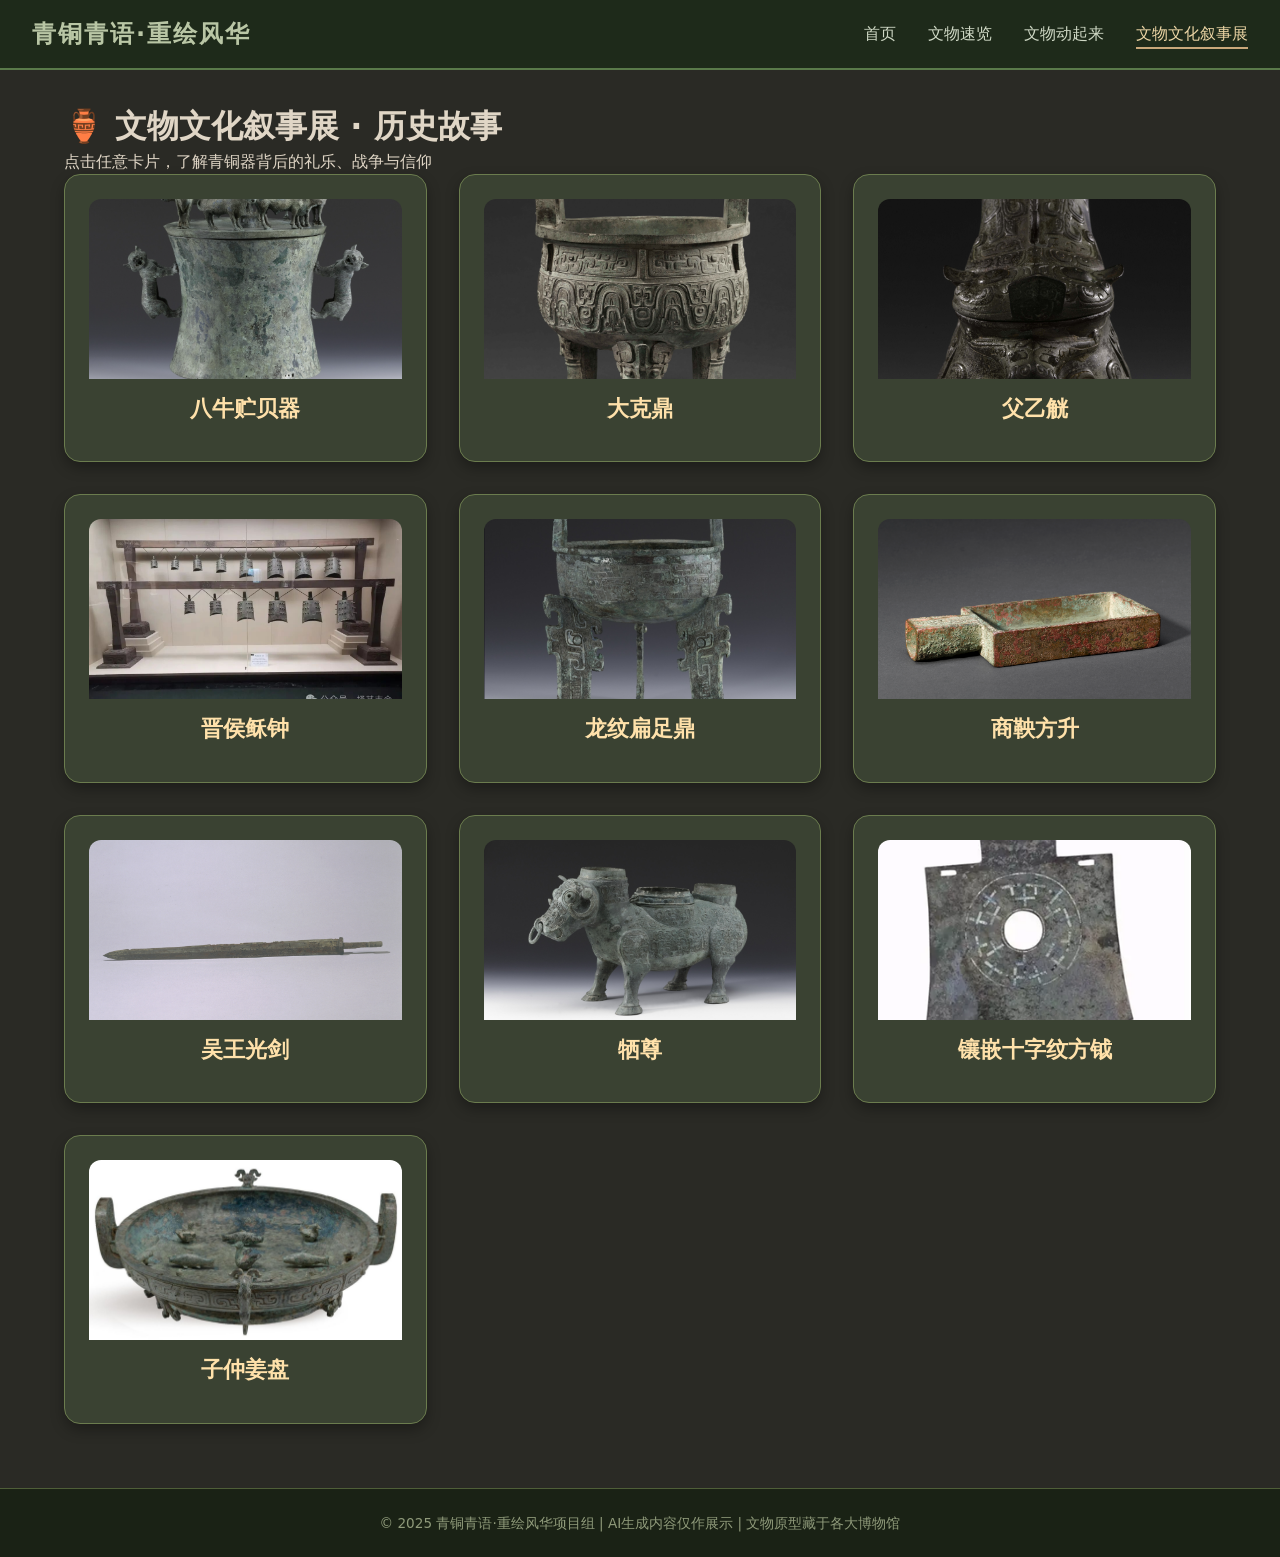
<file: culture.html>
<!DOCTYPE html>
<html lang="zh-CN">
<head>
    <meta charset="UTF-8">
    <meta name="viewport" content="width=device-width, initial-scale=1.0">
    <title>文物文化叙事展 · 青铜青语</title>
    <link rel="stylesheet" href="css/style.css">
</head>
<body>
    <header>
        <nav class="navbar">
            <div class="logo">青铜青语·重绘风华</div>
            <ul class="nav-links">
                <li><a href="index.html">首页</a></li>
                <li><a href="speed.html">文物速览</a></li>
                <li><a href="move.html">文物动起来</a></li>
                <li><a href="culture.html" class="active">文物文化叙事展</a></li>
            </ul>
            <div class="hamburger">☰</div>
        </nav>
    </header>

    <main>
        <h1 class="page-title">🏺 文物文化叙事展 · 历史故事</h1>
        <p class="subtitle">点击任意卡片，了解青铜器背后的礼乐、战争与信仰</p>
        <div class="cards-grid" id="culture-grid"></div>
    </main>

    <footer>
        <p>© 2025 青铜青语·重绘风华项目组 | AI生成内容仅作展示 | 文物原型藏于各大博物馆</p>
    </footer>

    <script src="js/main.js"></script>
    <script>
        // 文物数据（10件，主图路径按实际扩展名）
        const artifacts = [
            { id: 1, name: "八牛贮贝器", img: "assets/images/八牛贮贝器/八牛贮贝器主图.png" },
            { id: 2, name: "大克鼎", img: "assets/images/大克鼎/大克鼎主图.jpg" },
            { id: 3, name: "父乙觥", img: "assets/images/父乙觥/父乙觥主图.jpg" },
            { id: 4, name: "晋侯稣钟", img: "assets/images/晋侯稣钟/晋侯稣钟主图.jpg" },
            { id: 5, name: "龙纹扁足鼎", img: "assets/images/龙纹扁足鼎/龙纹扁足鼎主图.png" },
            { id: 6, name: "商鞅方升", img: "assets/images/商鞅方升/商鞅方升主图.jpg" },
            { id: 7, name: "吴王光剑", img: "assets/images/吴王光剑/吴王光剑主图.jpg" },
            { id: 8, name: "牺尊", img: "assets/images/牺尊/牺尊主图.jpg" },
            { id: 9, name: "镶嵌十字纹方钺", img: "assets/images/镶嵌十字纹方钺/镶嵌十字纹方钺主图.png" },
            { id: 10, name: "子仲姜盘", img: "assets/images/子仲姜盘/子仲姜盘主图.jpg" }
        ];

        const container = document.getElementById('culture-grid');
        artifacts.forEach(item => {
            const card = document.createElement('div');
            card.className = 'card clickable-card';
            card.innerHTML = `
                <img src="${item.img}" alt="${item.name}" class="card-img-real" onerror="this.src='assets/images/placeholder.png'">
                <h3>${item.name}</h3>
            `;
            card.addEventListener('click', () => {
                window.location.href = `detail.html?from=culture&id=${item.id}`;
            });
            container.appendChild(card);
        });
    </script>
</body>
</html>
</file>
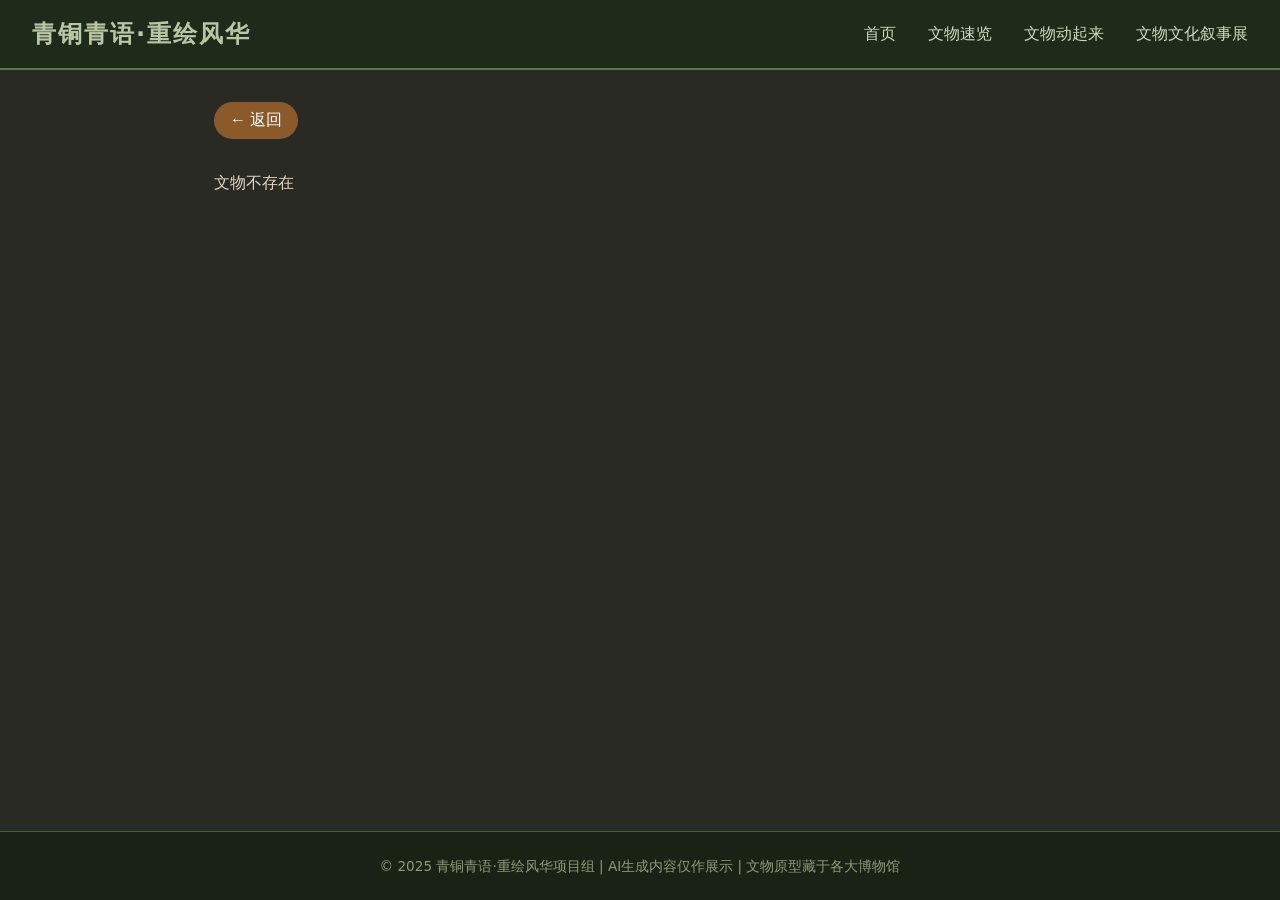
<file: detail.html>
<!DOCTYPE html>
<html lang="zh-CN">
<head>
    <meta charset="UTF-8">
    <meta name="viewport" content="width=device-width, initial-scale=1.0">
    <title>文物详情 · 青铜青语</title>
    <link rel="stylesheet" href="css/style.css">
    <style>
        .video-container {
            margin-bottom: 2rem;
        }
        .video-container h3 {
            margin-bottom: 0.5rem;
            color: #ecd9b4;
        }
        video {
            width: 100%;
            border-radius: 12px;
            box-shadow: 0 4px 12px rgba(0,0,0,0.3);
            background: #000;
        }
    </style>
</head>
<body>
    <header>
        <nav class="navbar">
            <div class="logo">青铜青语·重绘风华</div>
            <ul class="nav-links">
                <li><a href="index.html">首页</a></li>
                <li><a href="speed.html">文物速览</a></li>
                <li><a href="move.html">文物动起来</a></li>
                <li><a href="culture.html">文物文化叙事展</a></li>
            </ul>
            <div class="hamburger">☰</div>
        </nav>
    </header>

    <main class="detail-main">
        <button class="back-btn" onclick="history.back()">← 返回</button>
        <div id="detail-content"></div>
    </main>

    <footer>
        <p>© 2025 青铜青语·重绘风华项目组 | AI生成内容仅作展示 | 文物原型藏于各大博物馆</p>
    </footer>

    <script>
        (function() {
            const urlParams = new URLSearchParams(window.location.search);
            const from = urlParams.get('from');
            const id = parseInt(urlParams.get('id'));

            const artifactNames = {
                1: "八牛贮贝器", 2: "大克鼎", 3: "父乙觥", 4: "晋侯稣钟", 5: "龙纹扁足鼎",
                6: "商鞅方升", 7: "吴王光剑", 8: "牺尊", 9: "镶嵌十字纹方钺", 10: "子仲姜盘"
            };
            const name = artifactNames[id];
            if (!name) {
                document.getElementById('detail-content').innerHTML = '<p>文物不存在</p>';
                return;
            }

            const imgBasePath = `assets/images/${name}/`;
            const videoBasePath = `assets/videos/${name}/`;
            let currentLang = 'zh';

            function getImagePath(type, lang) {
                if (type === 'idcard') {
                    return `${imgBasePath}${name}身份证${lang === 'zh' ? '中文版' : '英文版'}.png`;
                } else if (type === 'archive') {
                    return `${imgBasePath}${name}档案${lang === 'zh' ? '中文版' : '英文版'}.png`;
                }
                return '';
            }

            function renderContent() {
                const container = document.getElementById('detail-content');
                if (!container) return;

                if (from === 'speed') {
                    container.innerHTML = `
                        <h1 class="detail-title">${name}</h1>
                        <div class="detail-section">
                            <h2>📇 身份证</h2>
                            <img id="idcard-img" class="detail-img" alt="身份证">
                        </div>
                        <div class="detail-section">
                            <h2>📂 档案</h2>
                            <img id="archive-img" class="detail-img" alt="档案">
                        </div>
                        <div class="translate-btn-wrapper">
                            <button id="translate-btn" class="btn-more-large">🌐 图片翻译 (English)</button>
                        </div>
                    `;
                    const idcardImg = document.getElementById('idcard-img');
                    const archiveImg = document.getElementById('archive-img');
                    const translateBtn = document.getElementById('translate-btn');
                    function updateImages() {
                        idcardImg.src = getImagePath('idcard', currentLang);
                        archiveImg.src = getImagePath('archive', currentLang);
                        idcardImg.onerror = () => { idcardImg.src = 'assets/images/placeholder.png'; };
                        archiveImg.onerror = () => { archiveImg.src = 'assets/images/placeholder.png'; };
                        translateBtn.textContent = currentLang === 'zh' ? '🌐 图片翻译 (English)' : '🌐 显示中文';
                    }
                    function toggleLanguage() {
                        currentLang = currentLang === 'zh' ? 'en' : 'zh';
                        updateImages();
                    }
                    translateBtn.addEventListener('click', toggleLanguage);
                    updateImages();
                } else if (from === 'move') {
                    const digitalHumanVideo = `${videoBasePath}${name}数字人视频.mp4`;
                    const animateVideo = `${videoBasePath}${name}文物动起来.mp4`;
                    container.innerHTML = `
                        <h1 class="detail-title">${name}</h1>
                        <div class="video-container">
                            <h3>🤖 文物变身数字人介绍自己</h3>
                            <video controls preload="metadata">
                                <source src="${digitalHumanVideo}" type="video/mp4">
                                您的浏览器不支持视频标签。
                            </video>
                        </div>
                        <div class="video-container">
                            <h3>🎬 文物动起来</h3>
                            <video controls preload="metadata">
                                <source src="${animateVideo}" type="video/mp4">
                                您的浏览器不支持视频标签。
                            </video>
                        </div>
                    `;
                } else if (from === 'culture') {
                    const cultureVideo = `${videoBasePath}${name}文化展视频.mp4`;
                    container.innerHTML = `
                        <h1 class="detail-title">${name}</h1>
                        <div class="video-container">
                            <h3>📖 文化叙事</h3>
                            <video controls preload="metadata">
                                <source src="${cultureVideo}" type="video/mp4">
                                您的浏览器不支持视频标签。
                            </video>
                        </div>
                    `;
                } else {
                    container.innerHTML = `<p>内容即将上线，敬请期待。</p>`;
                }

                // 添加“一键了解其他”按钮（文字去掉“版本”）
                const otherPages = ['speed', 'move', 'culture'].filter(f => f !== from);
                if (otherPages.length > 0) {
                    let otherButtonsHtml = `<div class="other-buttons"><h3>一键了解其他</h3><div class="btn-group">`;
                    otherPages.forEach(page => {
                        let pageName = "";
                        if (page === 'speed') pageName = "文物速览";
                        else if (page === 'move') pageName = "文物动起来";
                        else if (page === 'culture') pageName = "文物文化叙事展";
                        otherButtonsHtml += `<a href="detail.html?from=${page}&id=${id}" class="other-btn">🔍 ${pageName}</a>`;
                    });
                    otherButtonsHtml += `</div></div>`;
                    container.insertAdjacentHTML('beforeend', otherButtonsHtml);
                }
            }

            renderContent();
        })();
    </script>
</body>
</html>
</file>
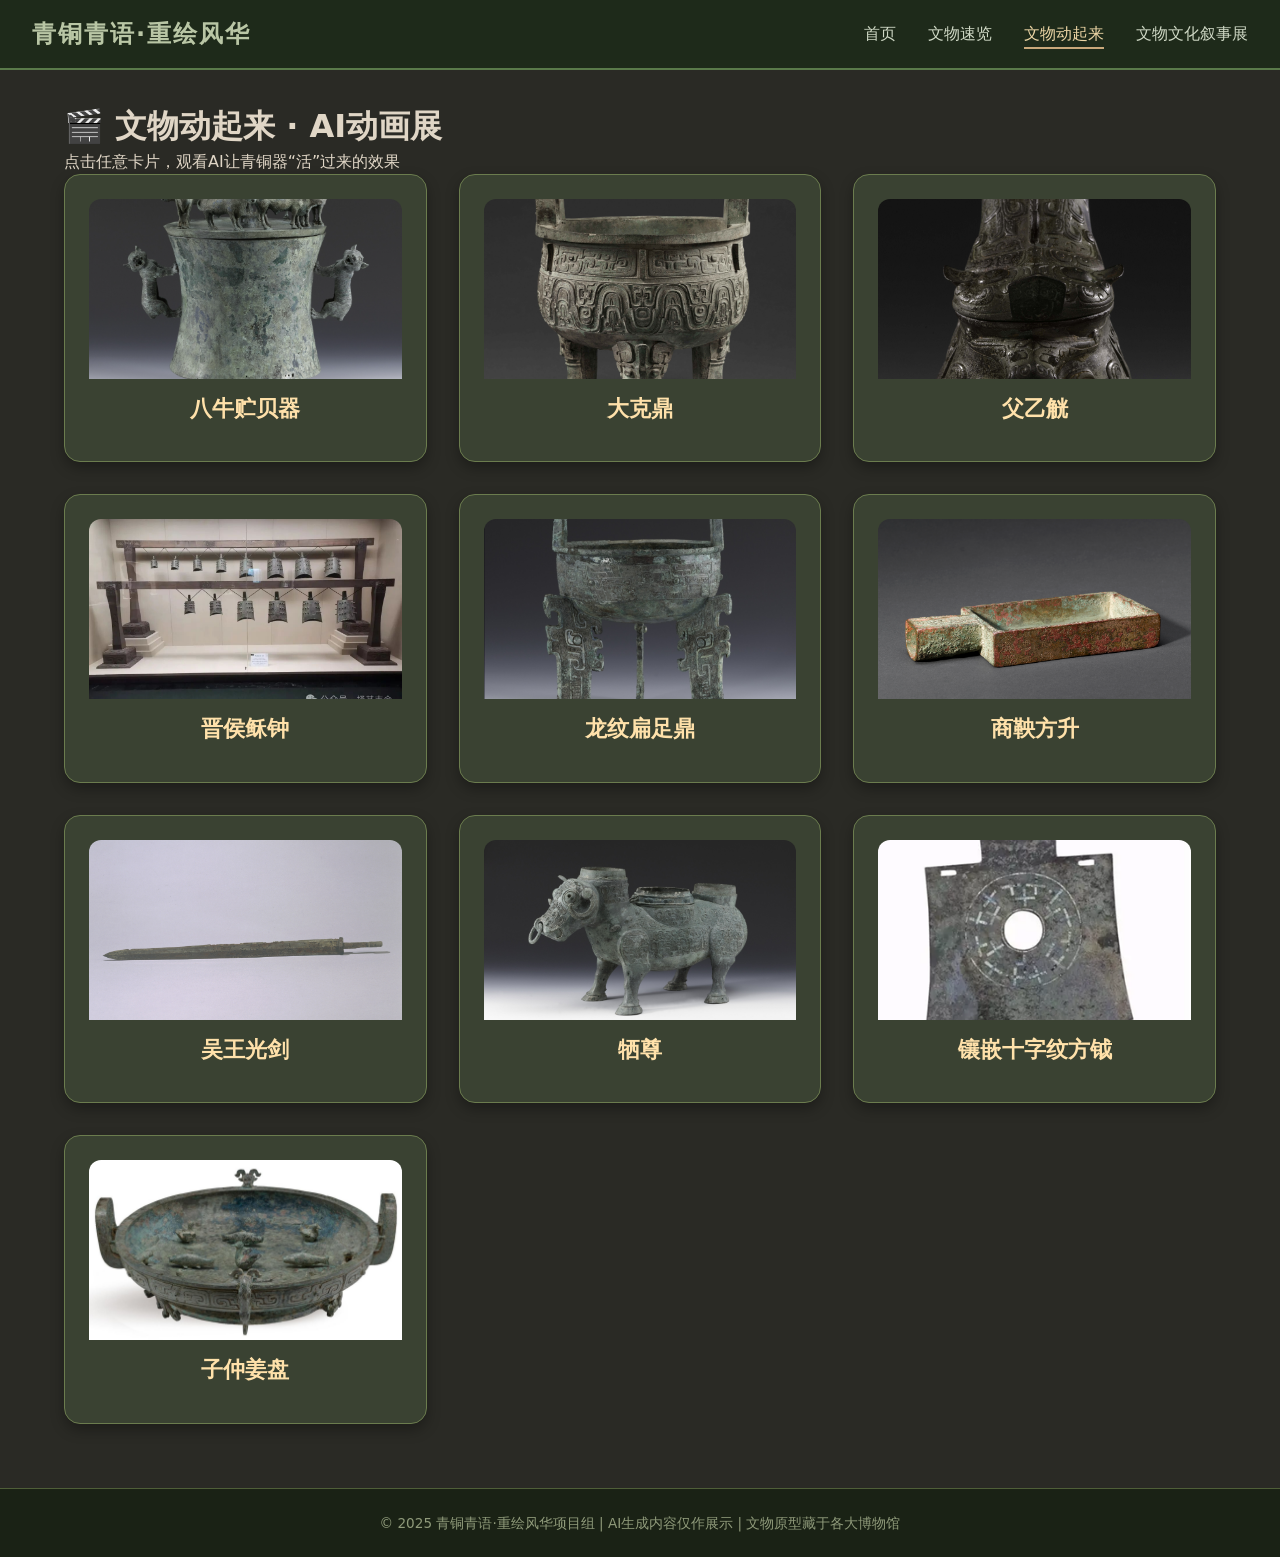
<file: move.html>
<!DOCTYPE html>
<html lang="zh-CN">
<head>
    <meta charset="UTF-8">
    <meta name="viewport" content="width=device-width, initial-scale=1.0">
    <title>文物动起来 · 青铜青语</title>
    <link rel="stylesheet" href="css/style.css">
</head>
<body>
    <header>
        <nav class="navbar">
            <div class="logo">青铜青语·重绘风华</div>
            <ul class="nav-links">
                <li><a href="index.html">首页</a></li>
                <li><a href="speed.html">文物速览</a></li>
                <li><a href="move.html" class="active">文物动起来</a></li>
                <li><a href="culture.html">文物文化叙事展</a></li>
            </ul>
            <div class="hamburger">☰</div>
        </nav>
    </header>

    <main>
        <h1 class="page-title">🎬 文物动起来 · AI动画展</h1>
        <p class="subtitle">点击任意卡片，观看AI让青铜器“活”过来的效果</p>
        <div class="cards-grid" id="move-grid"></div>
    </main>

    <footer>
        <p>© 2025 青铜青语·重绘风华项目组 | AI生成内容仅作展示 | 文物原型藏于各大博物馆</p>
    </footer>

    <script src="js/main.js"></script>
    <script>
        // 文物数据（10件）
        const artifacts = [
            { id: 1, name: "八牛贮贝器", img: "assets/images/八牛贮贝器/八牛贮贝器主图.png" },
            { id: 2, name: "大克鼎", img: "assets/images/大克鼎/大克鼎主图.jpg" },
            { id: 3, name: "父乙觥", img: "assets/images/父乙觥/父乙觥主图.jpg" },
            { id: 4, name: "晋侯稣钟", img: "assets/images/晋侯稣钟/晋侯稣钟主图.jpg" },
            { id: 5, name: "龙纹扁足鼎", img: "assets/images/龙纹扁足鼎/龙纹扁足鼎主图.png" },
            { id: 6, name: "商鞅方升", img: "assets/images/商鞅方升/商鞅方升主图.jpg" },
            { id: 7, name: "吴王光剑", img: "assets/images/吴王光剑/吴王光剑主图.jpg" },
            { id: 8, name: "牺尊", img: "assets/images/牺尊/牺尊主图.jpg" },
            { id: 9, name: "镶嵌十字纹方钺", img: "assets/images/镶嵌十字纹方钺/镶嵌十字纹方钺主图.png" },
            { id: 10, name: "子仲姜盘", img: "assets/images/子仲姜盘/子仲姜盘主图.jpg" }
        ];

        const container = document.getElementById('move-grid');
        artifacts.forEach(item => {
            const card = document.createElement('div');
            card.className = 'card clickable-card';
            card.innerHTML = `
                <img src="${item.img}" alt="${item.name}" class="card-img-real" onerror="this.src='assets/images/placeholder.png'">
                <h3>${item.name}</h3>
            `;
            card.addEventListener('click', () => {
                window.location.href = `detail.html?from=move&id=${item.id}`;
            });
            container.appendChild(card);
        });
    </script>
</body>
</html>
</file>
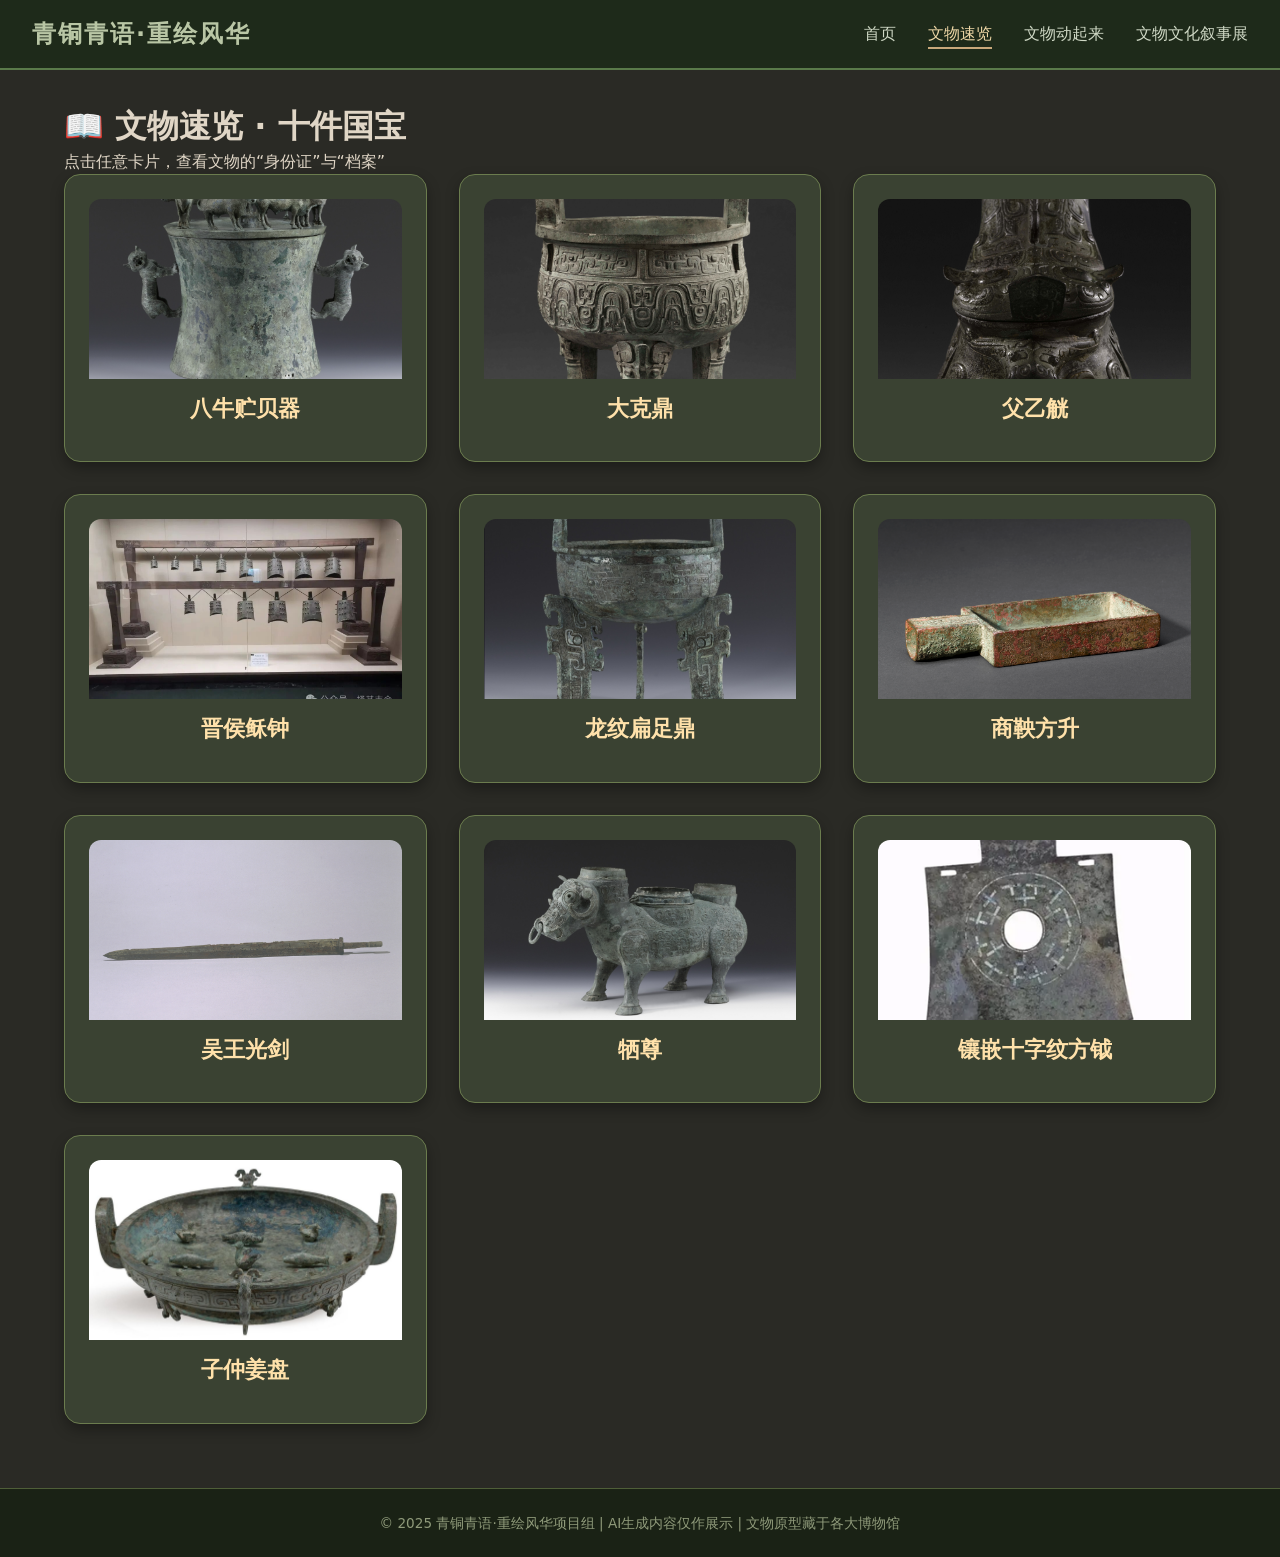
<file: speed.html>
<!DOCTYPE html>
<html lang="zh-CN">
<head>
    <meta charset="UTF-8">
    <meta name="viewport" content="width=device-width, initial-scale=1.0">
    <title>文物速览 · 青铜青语</title>
    <link rel="stylesheet" href="css/style.css">
</head>
<body>
    <header>
        <nav class="navbar">
            <div class="logo">青铜青语·重绘风华</div>
            <ul class="nav-links">
                <li><a href="index.html">首页</a></li>
                <li><a href="speed.html" class="active">文物速览</a></li>
                <li><a href="move.html">文物动起来</a></li>
                <li><a href="culture.html">文物文化叙事展</a></li>
            </ul>
            <div class="hamburger">☰</div>
        </nav>
    </header>

    <main>
        <h1 class="page-title">📖 文物速览 · 十件国宝</h1>
        <p class="subtitle">点击任意卡片，查看文物的“身份证”与“档案”</p>
        <div class="cards-grid" id="speed-grid"></div>
    </main>

    <footer>
        <p>© 2025 青铜青语·重绘风华项目组 | AI生成内容仅作展示 | 文物原型藏于各大博物馆</p>
    </footer>

    <script src="js/main.js"></script>
    <script>
        const artifacts = [
            { id: 1, name: "八牛贮贝器", img: "assets/images/八牛贮贝器/八牛贮贝器主图.png" },
            { id: 2, name: "大克鼎", img: "assets/images/大克鼎/大克鼎主图.jpg" },
            { id: 3, name: "父乙觥", img: "assets/images/父乙觥/父乙觥主图.jpg" },
            { id: 4, name: "晋侯稣钟", img: "assets/images/晋侯稣钟/晋侯稣钟主图.jpg" },
            { id: 5, name: "龙纹扁足鼎", img: "assets/images/龙纹扁足鼎/龙纹扁足鼎主图.png" },
            { id: 6, name: "商鞅方升", img: "assets/images/商鞅方升/商鞅方升主图.jpg" },
            { id: 7, name: "吴王光剑", img: "assets/images/吴王光剑/吴王光剑主图.jpg" },
            { id: 8, name: "牺尊", img: "assets/images/牺尊/牺尊主图.jpg" },
            { id: 9, name: "镶嵌十字纹方钺", img: "assets/images/镶嵌十字纹方钺/镶嵌十字纹方钺主图.png" },
            { id: 10, name: "子仲姜盘", img: "assets/images/子仲姜盘/子仲姜盘主图.jpg" }
        ];

        const container = document.getElementById('speed-grid');
        artifacts.forEach(item => {
            const card = document.createElement('div');
            card.className = 'card clickable-card';
            card.innerHTML = `
                <img src="${item.img}" alt="${item.name}" class="card-img-real" onerror="this.src='assets/images/placeholder.png'">
                <h3>${item.name}</h3>
            `;
            card.addEventListener('click', () => {
                window.location.href = `detail.html?from=speed&id=${item.id}`;
            });
            container.appendChild(card);
        });
    </script>
</body>
</html>
</file>
<file: css/style.css>
/* 全局重置与锈蚀青铜色调 */
* {
    margin: 0;
    padding: 0;
    box-sizing: border-box;
}

body {
    font-family: 'Segoe UI', Roboto, 'Noto Sans', system-ui, sans-serif;
    background-color: #2a2a25;
    color: #e0d6c6;
    line-height: 1.5;
    display: flex;
    flex-direction: column;
    min-height: 100vh;
}

main {
    flex: 1;
    max-width: 1200px;
    margin: 0 auto;
    padding: 2rem 1.5rem;
    width: 100%;
}

/* 导航栏 */
.navbar {
    display: flex;
    justify-content: space-between;
    align-items: center;
    background-color: #1e2a1a;
    padding: 1rem 2rem;
    color: #cfd8c5;
    flex-wrap: wrap;
    border-bottom: 2px solid #5a7a4a;
}

.logo {
    font-size: 1.5rem;
    font-weight: bold;
    letter-spacing: 2px;
    color: #b9c6a5;
}

.nav-links {
    display: flex;
    list-style: none;
    gap: 2rem;
}

.nav-links a {
    color: #cfd8c5;
    text-decoration: none;
    font-weight: 500;
    padding: 0.25rem 0;
    border-bottom: 2px solid transparent;
    transition: 0.2s;
}

.nav-links a:hover,
.nav-links a.active {
    border-bottom-color: #c9a87b;
    color: #ecd5a5;
}

.hamburger {
    display: none;
    font-size: 1.8rem;
    cursor: pointer;
}

/* 主视觉区域 */
.hero {
    background-image: url('https://picsum.photos/id/104/1200/500');
    background-size: cover;
    background-position: center 30%;
    height: 500px;
    border-radius: 20px;
    position: relative;
    margin-bottom: 3rem;
    display: flex;
    align-items: center;
    box-shadow: 0 8px 20px rgba(0, 0, 0, 0.5);
}

.hero-text-overlay {
    background: rgba(30, 34, 25, 0.7);
    backdrop-filter: blur(3px);
    padding: 1.8rem 2.5rem;
    border-radius: 0 20px 20px 0;
    max-width: 500px;
    color: #f5efdf;
    border-left: 6px solid #b38b5a;
}

.hero-text-overlay h1 {
    font-size: 2.8rem;
    margin-bottom: 0.5rem;
}

.hero-text-overlay p {
    font-size: 1.2rem;
}

/* 板块标题 */
.section-title {
    font-size: 2rem;
    margin-bottom: 1.5rem;
    padding-left: 1rem;
    border-left: 8px solid #8b9a6b;
    color: #ecd9b4;
}

/* 卡片网格（通用，用于列表页等） */
.cards-grid {
    display: grid;
    grid-template-columns: repeat(auto-fill, minmax(280px, 1fr));
    gap: 2rem;
}

/* 基础卡片样式 */
.card {
    background: #3a4232;
    border-radius: 1rem;
    padding: 1.5rem;
    transition: transform 0.2s, box-shadow 0.2s;
    box-shadow: 0 6px 14px rgba(0, 0, 0, 0.3);
    border: 1px solid #6b7c4e;
    display: flex;
    flex-direction: column;
}

.card:hover {
    transform: translateY(-5px);
    background: #4a5a3a;
}

.card-img {
    font-size: 3rem;
    margin-bottom: 1rem;
    text-align: center;
}

.card h3 {
    font-size: 1.4rem;
    margin-bottom: 0.75rem;
    color: #ffe1aa;
    text-align: center;
}

.card p {
    color: #cfd6bd;
    margin-bottom: 1.2rem;
    flex-grow: 1;
}

/* 小卡片内的了解更多按钮（原本的） */
.btn-more {
    align-self: flex-end;
    background: none;
    border: 1px solid #c9a87b;
    color: #c9a87b;
    padding: 0.4rem 1rem;
    border-radius: 30px;
    cursor: pointer;
    font-size: 0.85rem;
    text-decoration: none;
    display: inline-block;
    transition: 0.2s;
    text-align: center;
}

.btn-more:hover {
    background-color: #c9a87b;
    color: #1e2a1a;
    border-color: #c9a87b;
}

/* 页脚 */
footer {
    text-align: center;
    padding: 1.5rem;
    background-color: #1a2215;
    color: #8f9a7a;
    font-size: 0.85rem;
    margin-top: 2rem;
    border-top: 1px solid #4f5e38;
}

/* 模态框 */
.modal {
    display: none;
    position: fixed;
    top: 0;
    left: 0;
    width: 100%;
    height: 100%;
    background-color: rgba(0, 0, 0, 0.85);
    align-items: center;
    justify-content: center;
    z-index: 1000;
}

.modal-content {
    background-color: #2c3222;
    border-radius: 1.5rem;
    width: 80%;
    max-width: 600px;
    padding: 1.5rem;
    color: #f0e4d5;
    position: relative;
    border: 1px solid #b38b5a;
}

.close {
    position: absolute;
    top: 0.5rem;
    right: 1rem;
    font-size: 2rem;
    cursor: pointer;
    color: #ffb882;
}

#modal-body {
    text-align: center;
    padding: 1rem;
}

/* ========== 首页大卡片（板块容器）样式 ========== */
.section-card {
    background: #2c3222;
    border-radius: 1.5rem;
    padding: 1.5rem;
    margin-bottom: 3rem;
    border: 1px solid #5a7a4a;
    box-shadow: 0 8px 20px rgba(0, 0, 0, 0.3);
    transition: transform 0.2s;
}

.section-card:hover {
    transform: translateY(-3px);
}

.section-card .section-title {
    margin-top: 0;
    margin-bottom: 1.5rem;
    border-left-color: #c9a87b;
}

/* 内层小卡片网格：三个小卡片并排 */
.inner-cards-grid {
    display: grid;
    grid-template-columns: repeat(3, 1fr);
    gap: 1.5rem;
}

.inner-cards-grid .card {
    background: #3a4232;
    border: 1px solid #6b7c4e;
    box-shadow: 0 4px 10px rgba(0, 0, 0, 0.2);
    transition: transform 0.2s;
}

.inner-cards-grid .card:hover {
    transform: translateY(-5px);
    background: #4a5a3a;
}

/* 大卡片底部的“了解更多”按钮容器 */
.more-btn-wrapper {
    text-align: center;
    margin-top: 2rem;
}

/* 大按钮样式（也用于翻译按钮） */
.btn-more-large {
    display: inline-block;
    background-color: #8b5a2b;
    color: #f5efdf;
    text-decoration: none;
    padding: 0.8rem 2rem;
    border-radius: 40px;
    font-weight: bold;
    font-size: 1rem;
    transition: background 0.2s, transform 0.1s;
    border: none;
    cursor: pointer;
}

.btn-more-large:hover {
    background-color: #6e451f;
    transform: scale(1.02);
}

/* 小卡片中的真实图片样式（用于首页和列表页） */
.card-img-real {
    width: 100%;
    height: 180px;
    object-fit: cover;
    border-radius: 12px 12px 0 0;
    margin-bottom: 0.8rem;
    background-color: #2c3222;
}

/* 详情页样式 */
.detail-main {
    max-width: 900px;
    margin: 0 auto;
}

.back-btn {
    background: #8b5a2b;
    border: none;
    color: white;
    padding: 0.5rem 1rem;
    border-radius: 30px;
    cursor: pointer;
    margin-bottom: 2rem;
    font-size: 1rem;
}

.back-btn:hover {
    background: #6e451f;
}

.detail-title {
    text-align: center;
    font-size: 2.5rem;
    margin-bottom: 2rem;
    color: #ecd9b4;
}

.detail-media-placeholder {
    background-color: #2c3222;
    border-radius: 1rem;
    padding: 3rem;
    text-align: center;
    font-size: 1.2rem;
    color: #b9c6a5;
    margin-bottom: 2rem;
    border: 2px dashed #8b9a6b;
}

.detail-text {
    background: #3a4232;
    padding: 1.5rem;
    border-radius: 1rem;
    line-height: 1.8;
    font-size: 1.1rem;
    margin-bottom: 2rem;
}

.other-buttons {
    margin-top: 2rem;
    padding: 1rem;
    background: #1e2a1a;
    border-radius: 1rem;
    text-align: center;
}

.other-buttons h3 {
    margin-bottom: 1rem;
}

.btn-group {
    display: flex;
    gap: 1rem;
    justify-content: center;
    flex-wrap: wrap;
}

.other-btn {
    background: #5a7a4a;
    color: #f5efdf;
    text-decoration: none;
    padding: 0.6rem 1.2rem;
    border-radius: 40px;
    transition: 0.2s;
}

.other-btn:hover {
    background: #8b9a6b;
    color: #1e2a1a;
}

/* 详情页图片样式（身份证、档案） */
.detail-img {
    max-width: 100%;
    height: auto;
    border-radius: 12px;
    margin-top: 0.5rem;
    box-shadow: 0 4px 12px rgba(0, 0, 0, 0.2);
}

.detail-section {
    margin-bottom: 2rem;
}

.translate-btn-wrapper {
    text-align: center;
    margin: 2rem 0;
}

/* ========== 响应式设计 ========== */
@media (max-width: 768px) {
    .nav-links {
        display: none;
        width: 100%;
        flex-direction: column;
        text-align: center;
        gap: 0.5rem;
        margin-top: 1rem;
    }

    .nav-links.active {
        display: flex;
    }

    .hamburger {
        display: block;
    }

    .hero {
        height: 300px;
    }

    .hero-text-overlay {
        padding: 1rem 1.5rem;
        max-width: 80%;
    }

    .hero-text-overlay h1 {
        font-size: 1.8rem;
    }

    .section-title {
        font-size: 1.6rem;
    }

    .cards-grid {
        grid-template-columns: 1fr;
    }

    .modal-content {
        width: 95%;
    }

    /* 内层小卡片在移动端变为单列 */
    .inner-cards-grid {
        grid-template-columns: 1fr;
        gap: 1rem;
    }

    .btn-more-large {
        padding: 0.6rem 1.5rem;
        font-size: 0.9rem;
    }

    .detail-title {
        font-size: 1.8rem;
    }
}
</file>
